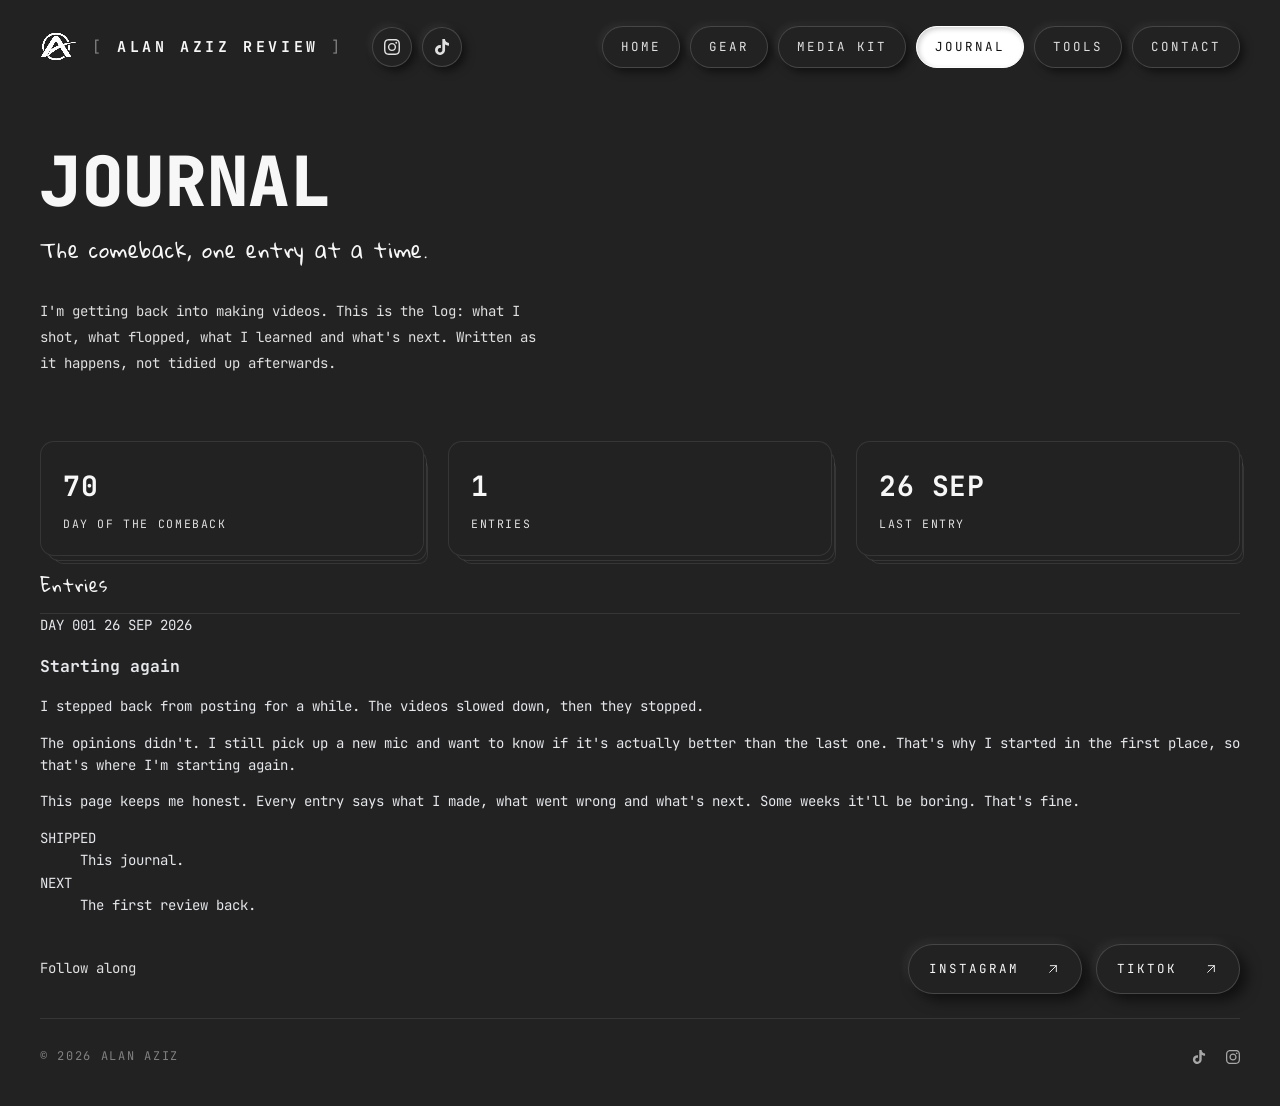
<file: journal/index.html>
<!DOCTYPE html>
<html lang="en">
<head>
<meta charset="utf-8">
<meta name="viewport" content="width=device-width, initial-scale=1, viewport-fit=cover">
<title>JOURNAL — Alan Aziz Review</title>
<meta name="description" content="The comeback, written down as it happens: what I shot, what went wrong, what&#39;s next.">
<link rel="canonical" href="https://alanaziz.com/journal/">

<meta property="og:title" content="JOURNAL — Alan Aziz Review">
<meta property="og:description" content="The comeback, written down as it happens: what I shot, what went wrong, what&#39;s next.">
<meta property="og:type" content="article">
<meta property="og:url" content="https://alanaziz.com/journal/">
<meta name="theme-color" content="#222222">
<meta property="og:image" content="https://alanaziz.com/assets/logo/og-image.webp">
<meta property="og:image:type" content="image/webp">
<meta property="og:image:width" content="1200">
<meta property="og:image:height" content="630">
<meta name="twitter:card" content="summary_large_image">

<link rel="icon" type="image/webp" href="../assets/logo/icon-32.webp" sizes="32x32">
<link rel="icon" href="../assets/logo/icon-32.png" sizes="32x32">
<link rel="apple-touch-icon" href="../assets/logo/icon-180.webp">
<link rel="apple-touch-icon" href="../assets/logo/icon-180.png">

<link rel="preconnect" href="https://fonts.googleapis.com">
<link rel="preconnect" href="https://fonts.gstatic.com" crossorigin>
<link href="https://fonts.googleapis.com/css2?family=JetBrains+Mono:wght@400;500;700;800&display=swap" rel="stylesheet">
<link rel="stylesheet" href="../style.css?v=d0ecfb41">
</head>
<body>

<svg width="0" height="0" aria-hidden="true" focusable="false" style="position:absolute">
  <symbol id="i-arrow-ne" viewBox="0 0 24 24" fill="none" stroke="currentColor"
          stroke-width="1.4" stroke-linecap="round" stroke-linejoin="round">
    <path d="M7 17 17 7M8 7h9v9"/>
  </symbol>
</svg>

<a class="skip" href="#main">Skip to content</a>

<div class="shell head-bar">
<header class="head head--full">
  <a class="wordmark" href="/">
    <span class="wordmark-mark logo-sting">
      <video autoplay loop muted playsinline preload="auto" aria-hidden="true">
        <source src="../assets/logo/logo-sting.mov" type='video/quicktime; codecs="hvc1"'>
        <source src="../assets/logo/logo-sting.webm" type="video/webm">
      </video>
      <img src="../assets/logo/logo-sting-end.webp" width="402" height="312" alt="" hidden>
    </span>
    <span class="wordmark-text"><span>[</span> ALAN AZIZ REVIEW <span>]</span></span>
  </a>

  <a class="head-home" href="/">HOME</a>

  <nav class="nav" aria-label="Primary">
    <a href="/gear/">GEAR</a>
    <a href="/media-kit/">MEDIA KIT</a>
    <a href="/journal/" aria-current="page">JOURNAL</a>
    <a href="/tools/">TOOLS</a>
    <a href="mailto:alanazizreview@gmail.com">CONTACT</a>
    <a class="nav-icon" href="https://www.instagram.com/alanazizreview/" rel="me noopener" target="_blank" aria-label="Instagram @alanazizreview">
      <svg width="16" height="16" viewBox="0 0 24 24" fill="currentColor" aria-hidden="true" focusable="false"><path d="M7.0301.084c-1.2768.0602-2.1487.264-2.911.5634-.7888.3075-1.4575.72-2.1228 1.3877-.6652.6677-1.075 1.3368-1.3802 2.127-.2954.7638-.4956 1.6365-.552 2.914-.0564 1.2775-.0689 1.6882-.0626 4.947.0062 3.2586.0206 3.6671.0825 4.9473.061 1.2765.264 2.1482.5635 2.9107.308.7889.72 1.4573 1.388 2.1228.6679.6655 1.3365 1.0743 2.1285 1.38.7632.295 1.6361.4961 2.9134.552 1.2773.056 1.6884.069 4.9462.0627 3.2578-.0062 3.668-.0207 4.9478-.0814 1.28-.0607 2.147-.2652 2.9098-.5633.7889-.3086 1.4578-.72 2.1228-1.3881.665-.6682 1.0745-1.3378 1.3795-2.1284.2957-.7632.4966-1.636.552-2.9124.056-1.2809.0692-1.6898.063-4.948-.0063-3.2583-.021-3.6668-.0817-4.9465-.0607-1.2797-.264-2.1487-.5633-2.9117-.3084-.7889-.72-1.4568-1.3876-2.1228C21.2982 1.33 20.628.9208 19.8378.6165 19.074.321 18.2017.1197 16.9244.0645 15.6471.0093 15.236-.005 11.977.0014 8.718.0076 8.31.0215 7.0301.0839m.1402 21.6932c-1.17-.0509-1.8053-.2453-2.2287-.408-.5606-.216-.96-.4771-1.3819-.895-.422-.4178-.6811-.8186-.9-1.378-.1644-.4234-.3624-1.058-.4171-2.228-.0595-1.2645-.072-1.6442-.079-4.848-.007-3.2037.0053-3.583.0607-4.848.05-1.169.2456-1.805.408-2.2282.216-.5613.4762-.96.895-1.3816.4188-.4217.8184-.6814 1.3783-.9003.423-.1651 1.0575-.3614 2.227-.4171 1.2655-.06 1.6447-.072 4.848-.079 3.2033-.007 3.5835.005 4.8495.0608 1.169.0508 1.8053.2445 2.228.408.5608.216.96.4754 1.3816.895.4217.4194.6816.8176.9005 1.3787.1653.4217.3617 1.056.4169 2.2263.0602 1.2655.0739 1.645.0796 4.848.0058 3.203-.0055 3.5834-.061 4.848-.051 1.17-.245 1.8055-.408 2.2294-.216.5604-.4763.96-.8954 1.3814-.419.4215-.8181.6811-1.3783.9-.4224.1649-1.0577.3617-2.2262.4174-1.2656.0595-1.6448.072-4.8493.079-3.2045.007-3.5825-.006-4.848-.0608M16.953 5.5864A1.44 1.44 0 1 0 18.39 4.144a1.44 1.44 0 0 0-1.437 1.4424M5.8385 12.012c.0067 3.4032 2.7706 6.1557 6.173 6.1493 3.4026-.0065 6.157-2.7701 6.1506-6.1733-.0065-3.4032-2.771-6.1565-6.174-6.1498-3.403.0067-6.156 2.771-6.1496 6.1738M8 12.0077a4 4 0 1 1 4.008 3.9921A3.9996 3.9996 0 0 1 8 12.0077"/></svg>
    </a>
    <a class="nav-icon" href="https://www.tiktok.com/@alanazizreview" rel="me noopener" target="_blank" aria-label="TikTok @alanazizreview">
      <svg width="16" height="16" viewBox="0 0 24 24" fill="currentColor" aria-hidden="true" focusable="false"><path d="M12.525.02c1.31-.02 2.61-.01 3.91-.02.08 1.53.63 3.09 1.75 4.17 1.12 1.11 2.7 1.62 4.24 1.79v4.03c-1.44-.05-2.89-.35-4.2-.97-.57-.26-1.1-.59-1.62-.93-.01 2.92.01 5.84-.02 8.75-.08 1.4-.54 2.79-1.35 3.94-1.31 1.92-3.58 3.17-5.91 3.21-1.43.08-2.86-.31-4.08-1.03-2.02-1.19-3.44-3.37-3.65-5.71-.02-.5-.03-1-.01-1.49.18-1.9 1.12-3.72 2.58-4.96 1.66-1.44 3.98-2.13 6.15-1.72.02 1.48-.04 2.96-.04 4.44-.99-.32-2.15-.23-3.02.37-.63.41-1.11 1.04-1.36 1.75-.21.51-.15 1.07-.14 1.61.24 1.64 1.82 3.02 3.5 2.87 1.12-.01 2.19-.66 2.77-1.61.19-.33.4-.67.41-1.06.1-1.79.06-3.57.07-5.36.01-4.03-.01-8.05.02-12.07z"/></svg>
    </a>
  </nav>
</header>
</div>

<main id="main">

  <div class="shell">
  <div class="page-head">
    <h1>JOURNAL</h1>
    <p class="page-sub hand">The comeback, one entry at a time.</p>
  </div>

  <p class="kit-lede">
    I'm getting back into making videos. This is the log: what I shot, what
    flopped, what I learned and what's next. Written as it happens, not tidied
    up afterwards.
  </p>

  <!-- DAY counts from data-start, the date of entry 001. ENTRIES and LAST
       ENTRY are read off the articles below, so adding an entry updates all
       three. The numbers in the markup are the no-JS fallback. -->
  <div class="kit-stats jr-stats" id="jr-stats" data-start="2026-09-26">
    <div class="stat-card">
      <span class="stat-value is-set" data-stat="day">1</span>
      <span class="stat-label">DAY OF THE COMEBACK</span>
    </div>
    <div class="stat-card">
      <span class="stat-value is-set" data-stat="entries">1</span>
      <span class="stat-label">ENTRIES</span>
    </div>
    <div class="stat-card">
      <span class="stat-value is-set" data-stat="last">26 SEP</span>
      <span class="stat-label">LAST ENTRY</span>
    </div>
  </div>

  <section class="kit-section" aria-labelledby="entries-head">
    <h2 class="group-head hand" id="entries-head">Entries</h2>

    <!-- Newest first. To add an entry, copy this block above the latest one:

    <article class="jr-entry" id="day-002">
      <header class="jr-meta">
        <span class="jr-day">DAY 002</span>
        <time datetime="2026-09-27">27 SEP 2026</time>
      </header>
      <h3 class="jr-title">Title</h3>
      <div class="jr-body">
        <p>What happened.</p>
      </div>
      <dl class="jr-log">
        <div><dt>SHIPPED</dt><dd>What went out.</dd></div>
        <div><dt>LEARNED</dt><dd>One thing.</dd></div>
        <div><dt>NEXT</dt><dd>The next step.</dd></div>
      </dl>
    </article>

    Any of the three log rows can be dropped. -->

    <div class="jr-list">

      <article class="jr-entry" id="day-001">
        <header class="jr-meta">
          <span class="jr-day">DAY 001</span>
          <time datetime="2026-09-26">26 SEP 2026</time>
        </header>
        <h3 class="jr-title">Starting again</h3>
        <div class="jr-body">
          <p>
            I stepped back from posting for a while. The videos slowed down,
            then they stopped.
          </p>
          <p>
            The opinions didn't. I still pick up a new mic and want to know if
            it's actually better than the last one. That's why I started in the
            first place, so that's where I'm starting again.
          </p>
          <p>
            This page keeps me honest. Every entry says what I made, what went
            wrong and what's next. Some weeks it'll be boring. That's fine.
          </p>
        </div>
        <dl class="jr-log">
          <div><dt>SHIPPED</dt><dd>This journal.</dd></div>
          <div><dt>NEXT</dt><dd>The first review back.</dd></div>
        </dl>
      </article>

    </div>
  </section>

  <div class="collab-cta-row jr-follow">
    <p class="collab-note">Follow along</p>
    <div class="collab-ctas">
      <a class="btn collab-cta" href="https://www.instagram.com/alanazizreview/" rel="me noopener" target="_blank">
        INSTAGRAM
        <svg width="16" height="16" aria-hidden="true"><use href="#i-arrow-ne"/></svg>
      </a>
      <a class="btn collab-cta" href="https://www.tiktok.com/@alanazizreview" rel="me noopener" target="_blank">
        TIKTOK
        <svg width="16" height="16" aria-hidden="true"><use href="#i-arrow-ne"/></svg>
      </a>
    </div>
  </div>
  </div>

</main>

<div class="shell">
<footer class="foot">
  <span>© 2026 ALAN AZIZ</span>
  <div class="foot-social">
    <a class="foot-ig" href="https://www.tiktok.com/@alanazizreview" rel="me noopener" target="_blank" aria-label="TikTok @alanazizreview">
      <svg width="14" height="14" viewBox="0 0 24 24" fill="currentColor" aria-hidden="true" focusable="false"><path d="M12.525.02c1.31-.02 2.61-.01 3.91-.02.08 1.53.63 3.09 1.75 4.17 1.12 1.11 2.7 1.62 4.24 1.79v4.03c-1.44-.05-2.89-.35-4.2-.97-.57-.26-1.1-.59-1.62-.93-.01 2.92.01 5.84-.02 8.75-.08 1.4-.54 2.79-1.35 3.94-1.31 1.92-3.58 3.17-5.91 3.21-1.43.08-2.86-.31-4.08-1.03-2.02-1.19-3.44-3.37-3.65-5.71-.02-.5-.03-1-.01-1.49.18-1.9 1.12-3.72 2.58-4.96 1.66-1.44 3.98-2.13 6.15-1.72.02 1.48-.04 2.96-.04 4.44-.99-.32-2.15-.23-3.02.37-.63.41-1.11 1.04-1.36 1.75-.21.51-.15 1.07-.14 1.61.24 1.64 1.82 3.02 3.5 2.87 1.12-.01 2.19-.66 2.77-1.61.19-.33.4-.67.41-1.06.1-1.79.06-3.57.07-5.36.01-4.03-.01-8.05.02-12.07z"/></svg>
    </a>
    <a class="foot-ig" href="https://www.instagram.com/alanazizreview/" rel="me noopener" target="_blank" aria-label="Instagram @alanazizreview">
      <svg width="14" height="14" viewBox="0 0 24 24" fill="currentColor" aria-hidden="true" focusable="false"><path d="M7.0301.084c-1.2768.0602-2.1487.264-2.911.5634-.7888.3075-1.4575.72-2.1228 1.3877-.6652.6677-1.075 1.3368-1.3802 2.127-.2954.7638-.4956 1.6365-.552 2.914-.0564 1.2775-.0689 1.6882-.0626 4.947.0062 3.2586.0206 3.6671.0825 4.9473.061 1.2765.264 2.1482.5635 2.9107.308.7889.72 1.4573 1.388 2.1228.6679.6655 1.3365 1.0743 2.1285 1.38.7632.295 1.6361.4961 2.9134.552 1.2773.056 1.6884.069 4.9462.0627 3.2578-.0062 3.668-.0207 4.9478-.0814 1.28-.0607 2.147-.2652 2.9098-.5633.7889-.3086 1.4578-.72 2.1228-1.3881.665-.6682 1.0745-1.3378 1.3795-2.1284.2957-.7632.4966-1.636.552-2.9124.056-1.2809.0692-1.6898.063-4.948-.0063-3.2583-.021-3.6668-.0817-4.9465-.0607-1.2797-.264-2.1487-.5633-2.9117-.3084-.7889-.72-1.4568-1.3876-2.1228C21.2982 1.33 20.628.9208 19.8378.6165 19.074.321 18.2017.1197 16.9244.0645 15.6471.0093 15.236-.005 11.977.0014 8.718.0076 8.31.0215 7.0301.0839m.1402 21.6932c-1.17-.0509-1.8053-.2453-2.2287-.408-.5606-.216-.96-.4771-1.3819-.895-.422-.4178-.6811-.8186-.9-1.378-.1644-.4234-.3624-1.058-.4171-2.228-.0595-1.2645-.072-1.6442-.079-4.848-.007-3.2037.0053-3.583.0607-4.848.05-1.169.2456-1.805.408-2.2282.216-.5613.4762-.96.895-1.3816.4188-.4217.8184-.6814 1.3783-.9003.423-.1651 1.0575-.3614 2.227-.4171 1.2655-.06 1.6447-.072 4.848-.079 3.2033-.007 3.5835.005 4.8495.0608 1.169.0508 1.8053.2445 2.228.408.5608.216.96.4754 1.3816.895.4217.4194.6816.8176.9005 1.3787.1653.4217.3617 1.056.4169 2.2263.0602 1.2655.0739 1.645.0796 4.848.0058 3.203-.0055 3.5834-.061 4.848-.051 1.17-.245 1.8055-.408 2.2294-.216.5604-.4763.96-.8954 1.3814-.419.4215-.8181.6811-1.3783.9-.4224.1649-1.0577.3617-2.2262.4174-1.2656.0595-1.6448.072-4.8493.079-3.2045.007-3.5825-.006-4.848-.0608M16.953 5.5864A1.44 1.44 0 1 0 18.39 4.144a1.44 1.44 0 0 0-1.437 1.4424M5.8385 12.012c.0067 3.4032 2.7706 6.1557 6.173 6.1493 3.4026-.0065 6.157-2.7701 6.1506-6.1733-.0065-3.4032-2.771-6.1565-6.174-6.1498-3.403.0067-6.156 2.771-6.1496 6.1738M8 12.0077a4 4 0 1 1 4.008 3.9921A3.9996 3.9996 0 0 1 8 12.0077"/></svg>
    </a>
  </div>
</footer>
</div>

<script>
(function () {
  var stats = document.getElementById('jr-stats');
  if (!stats) return;
  var entries = document.querySelectorAll('.jr-entry');
  var months = ['JAN','FEB','MAR','APR','MAY','JUN','JUL','AUG','SEP','OCT','NOV','DEC'];

  // dates are read as local calendar days, so DAY ticks over at the
  // reader's midnight rather than at midnight UTC
  function day(iso) {
    var p = iso.split('-');
    return new Date(+p[0], p[1] - 1, +p[2]);
  }
  function set(key, value) {
    var el = stats.querySelector('[data-stat="' + key + '"]');
    if (el) el.textContent = value;
  }

  var start = day(stats.dataset.start), now = new Date();
  now = new Date(now.getFullYear(), now.getMonth(), now.getDate());
  set('day', Math.max(1, Math.round((now - start) / 864e5) + 1));
  set('entries', entries.length);

  var t = entries[0] && entries[0].querySelector('time');
  if (t) {
    var d = day(t.getAttribute('datetime'));
    set('last', d.getDate() + ' ' + months[d.getMonth()]);
  }
})();
</script>
<script src="/assets/head-bar.js"></script>
<script src="/assets/logo-sting.js"></script>
<script src="/assets/click-sfx.js"></script>

</body>
</html>
</file>
<file: style.css>
/* ============================================================
   alanaziz.com — Alan Aziz Review
   Dark technical editorial. Mono type, bracket frames, upload slots.
   ============================================================ */

:root{
  /* Seven neutrals, one job each. #000 is the shadow, not the canvas —
     neumorphism needs a mid-tone surface that can cast both a darker
     shadow and a lighter highlight, so everything extrudes from #222. */
  --bg:#222222;        /* the single surface: canvas and raised panels alike */
  --panel:#222222;
  --panel-2:#222222;
  --shadow:#000000;    /* bottom-right recess */
  --press:#313131;     /* pressed-state fill */
  --ink-hi:#F7F7F7;    /* headings, gear names, emphasis */
  --ink:#E5E7EB;       /* body copy — the conversational voice */
  --muted:#E0E0E0;     /* eyebrows, nav, captions */
  --muted-2:rgba(224,224,224,.5);
  --plate:#E5E7EB;     /* light plates: product backdrops, brand-logo tiles */
  --line:rgba(255,255,255,.16);      /* hairline — every control carries one */
  --line-soft:rgba(255,255,255,.09);
  --mono:'JetBrains Mono',ui-monospace,SFMono-Regular,Menlo,Consolas,monospace;

  --gutter:40px;
  --corner:26px;
}

*{box-sizing:border-box}

html{-webkit-text-size-adjust:100%}

body{
  margin:0;
  background:var(--bg);
  color:var(--ink);
  font-family:var(--mono);
  font-size:14px;
  line-height:1.6;
  -webkit-font-smoothing:antialiased;
  text-rendering:optimizeLegibility;
}

a{color:inherit;text-decoration:none}

/* iOS: no grey flash on tap, no accidental sideways scroll */
a,button{-webkit-tap-highlight-color:transparent}
body{overflow-x:hidden}

:focus-visible{
  outline:2px solid var(--ink-hi);
  outline-offset:3px;
}

.shell{
  max-width:1560px;
  margin:0 auto;
  padding-left:max(var(--gutter), env(safe-area-inset-left));
  padding-right:max(var(--gutter), env(safe-area-inset-right));
}

/* The header bar is frozen to the top of every page. The page background
   is painted edge to edge behind it (the 100vmax shadow, clipped to the
   bar's height) so content scrolls cleanly underneath even past the
   shell's 1560px max-width. Stacks above page content (kit cards, reel
   controls) but below the gear modal (50). */
.head-bar{
  position:sticky;
  top:0;
  z-index:40;
  background:var(--bg);
  box-shadow:0 0 0 100vmax var(--bg);
  clip-path:inset(0 -100vmax);
}
/* in-page jumps (#main, the gear category links) stop below the bar;
   --head-h is measured by assets/head-bar.js as the bar wraps */
html{scroll-padding-top:calc(var(--head-h, 92px) + 16px)}

.skip{
  position:absolute;left:-9999px;top:0;
  background:var(--ink-hi);color:#0A0A0B;
  padding:10px 16px;z-index:60;
}
.skip:focus{left:var(--gutter);top:12px}

/* ---------- header ---------- */

.head{
  display:flex;
  align-items:center;
  gap:28px;
  padding:26px 0;
}

.wordmark{
  display:inline-flex;
  align-items:center;
  gap:16px;
  font-size:clamp(10.5px,3.1vw,15px);
  font-weight:700;
  letter-spacing:clamp(.10em,.62vw,.24em);
  white-space:nowrap;
  color:var(--ink-hi);
}
.wordmark-text span{color:var(--muted-2);font-weight:400}

.wordmark-mark{
  height:clamp(22px,5.8vw,28px);
  width:auto;
  display:block;
  flex:none;
}

/* the animated mark: the box is the logo's own footprint, and the video
   bleeds 23.53% past it on every side — the clip is padded so the layers
   aren't cut off mid-spin, and the resting logo lands exactly in the box */
.logo-sting{
  position:relative;
  aspect-ratio:659/512;
}
.logo-sting video,
.logo-sting img{
  position:absolute;
  inset:-23.53%;
  width:147.06%;
  height:147.06%;
  display:block;
  pointer-events:none;
}
.logo-sting [hidden]{display:none}

.nav{
  display:flex;
  align-items:center;
  gap:10px;
  margin-left:auto;
  font-size:12.5px;
  letter-spacing:.16em;
  color:var(--muted);
}
.nav a,
.head-home{
  white-space:nowrap;
  padding:10px 18px;
  border-radius:98px;
  border:1px solid var(--line);
  background:var(--panel-2);
  box-shadow:
    4px 4px 8px 0 rgba(0,0,0,.5),
    -3px -3px 7px 0 rgba(255,255,255,.06);
  transition:color .15s ease,box-shadow .3s cubic-bezier(.2,-0.2,1,1);
}

.nav a:hover,
.nav a[aria-current="page"],
.head-home:hover,
.head-home[aria-current="page"]{
  color:var(--ink-hi);
  box-shadow:
    inset 3px 3px 6px 0 rgba(0,0,0,.55),
    inset -2px -2px 6px 0 rgba(255,255,255,.07);
}

/* HOME sits on the left beside the wordmark; same raised pill as the nav */
.head-home{
  font-size:12.5px;
  letter-spacing:.16em;
  color:var(--muted);
  flex:none;
}

/* social icons in the nav: round versions of the same pill */
.nav a.nav-icon{
  display:inline-grid;
  place-items:center;
  width:40px;
  height:40px;
  padding:0;
}
.nav a.nav-icon svg{display:block}

/* every .btn is neumorphic by default now — raised panel-gray pill that
   presses inward on hover/active. .btn--newphoria is kept as an alias so
   older markup still matches. */
.btn{
  display:inline-flex;
  align-items:center;
  justify-content:space-between;
  gap:26px;
  padding:14px 20px;
  font:inherit;
  font-size:12.5px;
  letter-spacing:.16em;
  /* the hairline is not decoration — affordance must never depend on the
     shadow alone, which is the failure mode of this whole style */
  border:1px solid var(--line);
  border-radius:98px;
  background:var(--panel-2);
  color:var(--ink-hi);
  cursor:pointer;
  box-shadow:
    7px 6px 14px 0 rgba(0,0,0,.55),
    -4px -4px 10px 0 rgba(255,255,255,.06);
  transition:box-shadow .4s cubic-bezier(.2,-0.2,1,1),background-color .4s ease,color .16s ease;
}
.btn:hover,
.btn:active{
  box-shadow:
    inset 3px 3px 6px 0 rgba(0,0,0,.55),
    inset -2px -2px 6px 0 rgba(255,255,255,.07);
}

.btn--solid{
  background:var(--ink-hi);
  color:#000000;
  border-color:var(--ink-hi);
  box-shadow:
    7px 6px 14px 0 rgba(0,0,0,.4),
    -4px -4px 10px 0 rgba(255,255,255,.5);
}
.btn--solid:hover,
.btn--solid:active{
  background:#fff;
  box-shadow:
    inset 3px 3px 6px 0 rgba(0,0,0,.18),
    inset -2px -2px 6px 0 rgba(255,255,255,.6);
}

.btn--newphoria{border:1px solid var(--line)}

/* ---------- hero ---------- */

.hero{
  position:relative;
  padding:74px 52px 78px;
  margin-top:6px;
}

.hero-grid{
  display:grid;
  grid-template-columns:minmax(0,1fr) minmax(0,1fr);
  gap:64px;
  align-items:center;
}

/* the row sets the scale; the mark and gap track it in em */
.hero-name{
  display:flex;
  align-items:center;
  gap:.3em;
  font-size:clamp(2.4rem,5.4vw,5.6rem);
}

.hero-mark{
  height:.74em;
  width:auto;
  flex:none;
  display:block;
  /* nudge onto the cap-height centre rather than the line-box centre */
  margin-top:-.05em;
}

.hero h1{
  margin:0;
  font-size:1em;
  font-weight:800;
  line-height:.92;
  letter-spacing:.01em;
  white-space:nowrap;
  color:var(--ink-hi);
}

.hero-sub{
  margin:20px 0 0;
  font-size:clamp(1rem,1.55vw,1.5rem);
  font-weight:500;
  letter-spacing:.2em;
  color:var(--ink-hi);
}

/* both paragraphs share one size, colour and measure so they read as one block */
.hero-copy{
  margin:26px 0 0;
  max-width:52ch;
  font-size:14px;
  line-height:1.85;
  color:var(--muted);
}
.hero-copy + .hero-copy{margin-top:15px}

/* proof cards under the hero: Instagram, TikTok, brands. The figure counts
   up on entrance (motion.js). */
.hero-cards{
  display:grid;
  grid-template-columns:repeat(3,minmax(0,1fr));
  gap:22px;
  margin:54px 0 0;
}

/* glass cards: a frosted panel in one hairline colour, with a white light
   that runs round the border on a loop. motion.js adds .is-on only while a
   card is on screen, so off-screen cards don't animate; reduced motion
   keeps the plain hairline. */
@property --spin{syntax:'<angle>';inherits:false;initial-value:0deg}
@keyframes glass-spin{to{--spin:360deg}}
.glass{
  --glow-c:rgba(255,255,255,.08);
  border:1.5px solid transparent;
  border-radius:22px;
  background:
    linear-gradient(160deg,rgba(255,255,255,.09),rgba(255,255,255,.02) 45%,rgba(0,0,0,.25)) padding-box,
    linear-gradient(#262626,#262626) padding-box,
    conic-gradient(from var(--spin),var(--line) 0 70%,rgba(255,255,255,.95) 85%,var(--line) 100%) border-box;
  box-shadow:0 0 34px -10px var(--glow-c),0 18px 40px -18px rgba(0,0,0,.8);
}
.motion .glass.is-on{animation:glass-spin 4s linear infinite}
/* the cards in a row start at different points, so the lights don't march in step */
.motion .glass.is-on:nth-child(2){animation-delay:-1.3s}
.motion .glass.is-on:nth-child(3){animation-delay:-2.6s}
.motion .glass.is-on:nth-child(4){animation-delay:-.6s}
.hero-card{
  position:relative;
  display:flex;
  flex-direction:column;
  gap:8px;
  min-width:0;
  padding:22px 22px 18px;
  transition:box-shadow .4s ease,transform .5s var(--ease-out);
}
.hero-card:hover,
.hero-card:focus-visible{
  transform:translateY(-5px);
  box-shadow:0 0 48px -6px var(--glow-c),0 24px 48px -18px rgba(0,0,0,.85);
}
.hero-card-icon{color:var(--ink-hi);margin-bottom:10px}
.hero-card-fig{
  font-size:clamp(1.9rem,3vw,2.8rem);
  font-weight:800;
  line-height:1;
  letter-spacing:-.01em;
  color:var(--ink-hi);
  font-variant-numeric:tabular-nums;
}
.hero-card-label{
  font-size:10.5px;
  letter-spacing:.14em;
  text-transform:uppercase;
  color:var(--muted-2);
}
.hero-card-go{
  margin-top:auto;
  padding-top:12px;
  border-top:1px solid var(--line-soft);
  font-size:10.5px;
  letter-spacing:.14em;
  color:var(--muted-2);
  transition:color .3s ease;
}
.hero-card:hover .hero-card-go,
.hero-card:focus-visible .hero-card-go{color:var(--ink-hi)}

.hero-stance{
  margin:18px 0 0;
  max-width:52ch;
  font-size:12.5px;
  line-height:1.7;
  color:var(--muted);
}

.hero-actions{
  display:flex;
  flex-wrap:wrap;
  gap:24px;
  margin-top:34px;
}
.hero-actions .btn{min-width:200px}

/* ---------- upload slots ---------- */

.slot{
  display:flex;
  flex-direction:column;
  align-items:center;
  justify-content:center;
  gap:4px;
  text-align:center;
  background:var(--panel);
  border:1px solid var(--line-soft);
  border-radius:10px;
  color:var(--muted);
}
.slot svg{color:var(--muted-2);margin-bottom:10px}

.slot-label{
  font-size:14px;
  letter-spacing:.1em;
}
.slot-hint{
  font-size:12px;
  letter-spacing:.1em;
  color:var(--muted-2);
}

/* ---------- highlight reel ---------- */

.highlight{
  position:relative;
  aspect-ratio:16/11;
  overflow:hidden;
  border-radius:14px;
  /* flat: the reel frames the work, it isn't something you press. The
     extrusion is spent on the scrubber inside it instead. */
  border:1px solid var(--line);
  background:var(--panel);
  isolation:isolate;
}

.hl-video{
  position:absolute;
  inset:0;
  width:100%;
  height:100%;
  object-fit:cover;
  opacity:0;
  transition:opacity .28s ease;
}
.hl-video.is-active{opacity:1}

.hl-bars{
  position:absolute;
  inset:14px 14px auto;
  z-index:3;
  display:flex;
  gap:5px;
  opacity:.15;
}
.hl-bar{
  flex:1;
  height:16px;
  padding:0;
  display:flex;
  align-items:center;
  background:none;
  border:0;
  cursor:pointer;
}
.hl-bar i{
  display:block;
  width:100%;
  height:2px;
  border-radius:2px;
  background:rgba(255,255,255,.22);
  box-shadow:inset 1px 1px 2px 0 rgba(0,0,0,.6);
  overflow:hidden;
}
.hl-bar i::after{
  content:"";
  display:block;
  height:100%;
  width:var(--p,0%);
  background:var(--ink-hi);
}
.hl-bar.is-done i::after{width:100%}

.hl-zone{
  position:absolute;
  top:0;
  bottom:0;
  width:38%;
  z-index:2;
  padding:0;
  background:none;
  border:0;
  cursor:pointer;
}
.hl-prev{left:0}
.hl-next{right:0}

/* ---------- gear ---------- */

.page-head{
  padding:56px 0 34px;
}

.page-head h1{
  margin:0;
  font-size:clamp(2.4rem,5.4vw,5.6rem);
  font-weight:800;
  line-height:.92;
  letter-spacing:.01em;
  color:var(--ink-hi);
}

.page-sub{
  margin:20px 0 0;
  font-size:clamp(1rem,1.55vw,1.5rem);
  font-weight:500;
  letter-spacing:.2em;
  color:var(--ink-hi);
}

.filters{
  display:flex;
  flex-wrap:wrap;
  gap:10px;
  padding-bottom:30px;
  border-bottom:1px solid var(--line-soft);
}

/* the categories are sections now, so these are jump links, not filters —
   neumorphic pills, same raised/inset language as the header nav */
.filters a{
  padding:10px 18px;
  font-size:12.5px;
  letter-spacing:.16em;
  border-radius:98px;
  border:1px solid var(--line);
  background:var(--panel-2);
  color:var(--muted);
  box-shadow:
    4px 4px 8px 0 rgba(0,0,0,.5),
    -3px -3px 7px 0 rgba(255,255,255,.06);
  transition:color .15s ease,box-shadow .3s cubic-bezier(.2,-0.2,1,1);
}
.filters a:hover,
.filters a:focus-visible{
  color:var(--ink-hi);
  box-shadow:
    inset 3px 3px 6px 0 rgba(0,0,0,.55),
    inset -2px -2px 6px 0 rgba(255,255,255,.07);
}

/* filters left, view toggle right, on one line */
.gear-bar{
  display:flex;
  align-items:flex-end;
  justify-content:space-between;
  gap:24px 40px;
  flex-wrap:wrap;
  padding-bottom:30px;
  border-bottom:1px solid var(--line-soft);
}
.gear-bar .filters{
  padding-bottom:0;
  border-bottom:0;
}

.views{
  display:flex;
  gap:8px 10px;
  flex-shrink:0;
}
.views button{
  padding:8px 16px;
  font:inherit;
  font-size:12.5px;
  letter-spacing:.16em;
  background:none;
  border:1px solid transparent;
  border-radius:98px;
  color:var(--muted-2);
  cursor:pointer;
  transition:color .15s ease,box-shadow .3s cubic-bezier(.2,-0.2,1,1);
}
.views button:hover{color:var(--ink-hi)}
.views button[aria-pressed="true"]{
  color:var(--ink-hi);
  background:var(--press);
  border-color:var(--line);
  box-shadow:
    inset 3px 3px 6px 0 rgba(0,0,0,.55),
    inset -2px -2px 6px 0 rgba(255,255,255,.07);
}

/* ---------- gear: category sections ---------- */

.gear-group{padding-top:46px}
.gear-group:first-of-type{padding-top:36px}

.group-head{
  display:flex;
  align-items:baseline;
  gap:14px;
  margin:0;
  padding-bottom:14px;
  border-bottom:1px solid var(--line-soft);
  font-size:13px;
  font-weight:500;
  letter-spacing:.22em;
  color:var(--ink-hi);
}
/* scrolled-to headings shouldn't hide under the top of the viewport */
.gear-group{scroll-margin-top:24px}

.gear-grid{
  display:grid;
  grid-template-columns:repeat(auto-fill,minmax(196px,1fr));
  gap:16px;
  padding:24px 0 8px;
  /* bound the track count: on a 1560px shell an unbounded auto-fill opens
     seven columns, so a three-item category reads as a half-empty row */
  max-width:1180px;
}

/* ---------- gear: list view ---------- */

/* one flat table of rows — brackets off, thumbnail shrunk, order re-flowed */
.gear-grid.is-list{
  max-width:none;
  grid-template-columns:minmax(0,1fr);
  gap:0;
  border:1px solid var(--line-soft);
}

.is-list .gear-item{
  display:grid;
  grid-template-columns:60px minmax(0,1fr);
  align-items:center;
  gap:22px;
  padding:14px 22px;
  background-image:none;
  border-bottom:1px solid var(--line-soft);
  transition:background-color .16s ease;
}
.is-list .gear-item:last-child{border-bottom:0}
.is-list .gear-item:hover{background:rgba(255,255,255,.04)}

.is-list .gear-media{
  margin-top:0;
  width:60px;
  border-radius:6px;
}

.is-list .gear-name{
  margin:0;
  font-size:15px;
}

/* same eight-hairline corner frame as .hero, so the cards read as one system.
   Image first, name under it — the images align across a row on their own, with
   no auto-margin needed however many lines a name wraps to. */
.gear-item{
  display:flex;
  flex-direction:column;
  /* smaller card, so the bracket frame shrinks with it */
  --corner:16px;
  padding:14px;
  border-radius:10px;
  /* flat too — a card is a surface to read, not a control. Its corner
     bracket frame already separates it from the canvas. */
  border:1px solid var(--line-soft);
  background-color:var(--panel-2);
  background-repeat:no-repeat;
  background-image:
    linear-gradient(var(--line),var(--line)),linear-gradient(var(--line),var(--line)),
    linear-gradient(var(--line),var(--line)),linear-gradient(var(--line),var(--line)),
    linear-gradient(var(--line),var(--line)),linear-gradient(var(--line),var(--line)),
    linear-gradient(var(--line),var(--line)),linear-gradient(var(--line),var(--line));
  background-size:
    var(--corner) 1px,1px var(--corner),
    var(--corner) 1px,1px var(--corner),
    var(--corner) 1px,1px var(--corner),
    var(--corner) 1px,1px var(--corner);
  background-position:
    left top,left top,
    right top,right top,
    left bottom,left bottom,
    right bottom,right bottom;
}

.gear-name{
  margin:10px 0 0;
  font-size:13.5px;
  font-weight:500;
  letter-spacing:.04em;
  line-height:1.35;
  color:var(--ink-hi);
}

/* the slot and the photo that replaces it must occupy identical space */
.gear-item .slot,
.gear-media{
  margin-top:0;
  aspect-ratio:1/1;
  border-radius:8px;
  background-color:var(--plate);
  box-shadow:
    inset 2px 2px 5px 0 rgba(0,0,0,.28),
    inset -1px -1px 3px 0 rgba(255,255,255,.5);
}
.gear-item .slot svg{margin-bottom:6px}
.gear-item .slot-label{font-size:11px}
.gear-item .slot-hint{font-size:10px}

.gear-media{
  display:block;
  width:100%;
  height:auto;
  object-fit:cover;
  border:1px solid var(--line-soft);
}

/* the whole card is a trigger — cursor + a faint lift on hover/focus so it
   reads as clickable without touching the bracket-frame background */
.gear-item{cursor:pointer;transition:transform .15s ease,box-shadow .4s cubic-bezier(.2,-0.2,1,1)}
.gear-item:hover,
.gear-item:focus-visible{
  transform:translateY(-2px);
  border-color:var(--line);
}
.gear-item:active{
  transform:translateY(0);
  background-color:var(--press);
}
.gear-item:focus-visible{outline:2px solid var(--ink-hi);outline-offset:4px}
.is-list .gear-item{background:none;box-shadow:none;border:0;border-radius:0}

/* ---------- gear: detail popup ---------- */

.gear-modal{
  position:fixed;
  inset:0;
  z-index:50;
  display:flex;
  align-items:center;
  justify-content:center;
  padding:24px;
}
.gear-modal[hidden]{display:none}

.gear-modal-backdrop{
  position:absolute;
  inset:0;
  background:rgba(0,0,0,.8);
  backdrop-filter:blur(3px);
  animation:gear-fade .18s ease;
}

.gear-modal-card{
  position:relative;
  z-index:1;
  width:100%;
  max-width:420px;
  max-height:calc(100vh - 48px);
  overflow-y:auto;
  padding:28px;
  background:var(--panel);
  animation:gear-pop .18s ease;
  background-repeat:no-repeat;
  background-image:
    linear-gradient(var(--line),var(--line)),linear-gradient(var(--line),var(--line)),
    linear-gradient(var(--line),var(--line)),linear-gradient(var(--line),var(--line)),
    linear-gradient(var(--line),var(--line)),linear-gradient(var(--line),var(--line)),
    linear-gradient(var(--line),var(--line)),linear-gradient(var(--line),var(--line));
  background-size:
    var(--corner) 1px,1px var(--corner),
    var(--corner) 1px,1px var(--corner),
    var(--corner) 1px,1px var(--corner),
    var(--corner) 1px,1px var(--corner);
  background-position:
    left top,left top,
    right top,right top,
    left bottom,left bottom,
    right bottom,right bottom;
}

@keyframes gear-fade{from{opacity:0}to{opacity:1}}
@keyframes gear-pop{from{opacity:0;transform:translateY(6px) scale(.98)}to{opacity:1;transform:none}}

.gear-modal-close{
  position:absolute;
  top:16px;
  right:16px;
  width:32px;
  height:32px;
  display:flex;
  align-items:center;
  justify-content:center;
  font:inherit;
  font-size:15px;
  background:var(--panel-2);
  border:1px solid var(--line);
  border-radius:50%;
  color:var(--muted);
  cursor:pointer;
  box-shadow:
    4px 4px 8px 0 rgba(0,0,0,.55),
    -3px -3px 7px 0 rgba(255,255,255,.06);
  transition:color .15s ease,box-shadow .3s cubic-bezier(.2,-0.2,1,1);
}
.gear-modal-close:hover{color:var(--ink-hi)}
.gear-modal-close:active{
  box-shadow:
    inset 2px 2px 4px 0 rgba(0,0,0,.55),
    inset -2px -2px 4px 0 rgba(255,255,255,.07);
}

.gear-modal-media{
  display:block;
  width:100%;
  aspect-ratio:1/1;
  object-fit:cover;
  border:1px solid var(--line-soft);
  border-radius:10px;
}

.gear-modal-name{
  margin:20px 0 0;
  font-size:17px;
  font-weight:500;
  letter-spacing:.04em;
  line-height:1.35;
  color:var(--ink-hi);
  padding-right:28px;
}

.gear-modal-section-label{
  margin:22px 0 10px;
  font-size:11px;
  font-weight:500;
  letter-spacing:.2em;
  color:var(--muted-2);
}

.gear-modal-takeaways{
  margin:0;
  padding:0;
  list-style:none;
  display:flex;
  flex-direction:column;
  gap:10px;
}
.gear-modal-takeaways li{
  position:relative;
  padding-left:18px;
  font-size:13.5px;
  line-height:1.6;
  color:var(--ink);
}
.gear-modal-takeaways li::before{
  content:"—";
  position:absolute;
  left:0;
  color:var(--muted-2);
}

.gear-modal-drawback{
  margin:0;
  padding:14px 16px;
  border:1px solid var(--line-soft);
  border-left:2px solid var(--muted-2);
  font-size:13.5px;
  line-height:1.6;
  color:var(--muted);
}

/* ---------- newsroom ---------- */

.news-list{
  margin:0;
  padding:0 0 72px;
  list-style:none;
  display:grid;
  gap:18px;
  max-width:1080px;
}
.news-meta{margin:0;font-size:10.5px;letter-spacing:.14em;color:var(--rec)}
.news-meta a:hover{color:var(--ink-hi)}
.news-go{font-size:11px;letter-spacing:.16em;color:var(--muted-2)}
/* the list card links to the article */
.news-head--link{transition:border-color .3s ease,transform .5s var(--ease-out)}
.news-head--link:hover,
.news-head--link:focus-visible{border-color:var(--ink-hi);transform:translateY(-3px)}
.news-head--link .news-headline,
.news-head--link .news-lede{display:block}
.news-head--link .news-go{display:block;margin-top:16px}
/* list cards: full width, half the article header's height — a short strip.
   The .news-list prefix beats the .news-head rules, which load later. */
.news-list .news-head--link{min-height:0;padding:22px 32px}
.news-list .news-head--link .news-head-text{max-width:66%}
.news-list .news-head--link .news-headline{margin-top:8px;font-size:clamp(1.15rem,1.8vw,1.55rem);line-height:1.2}
.news-list .news-head--link .news-lede{margin-top:8px;font-size:12.5px;line-height:1.6}
.news-list .news-head--link .news-go{margin-top:10px}
.news-list .news-head--link .news-head-phone{height:150%;right:3%;top:58%}
@media (max-width:760px){
  .news-list .news-head--link{padding:22px}
  .news-list .news-head--link .news-head-text{max-width:none}
  .news-list .news-head--link .news-head-phone{height:125%;right:-30%;top:50%;opacity:.35}
}
.news-head--link:hover .news-go{color:var(--ink-hi)}

/* one readable column, same mono voice as the rest of the site */
.news-article{max-width:1080px;padding:48px 0 80px}
/* the body reads in one 720px column; only the header runs wider */
.news-article > :not(.news-head){max-width:720px}
.news-head{
  position:relative;
  overflow:hidden;
  min-height:300px;
  padding:40px 44px;
  border:1px solid var(--line);
  border-radius:22px;
  /* a cool glow behind the phone, falling off to the page grey */
  background:radial-gradient(ellipse 55% 90% at 82% 50%,#2c3142 0%,#202022 55%,#1b1b1b 100%);
  display:flex;
  align-items:center;
}
.news-head-text{position:relative;z-index:1;max-width:58%}
.news-head .news-headline{font-size:clamp(1.6rem,3vw,2.6rem)}
.news-head .news-lede{color:var(--muted);font-size:14px;line-height:1.85}
.news-head .news-meta{color:var(--muted)}
/* the phone sits off the right edge and fades in from the left */
.news-head-phone{
  position:absolute;
  right:2%;
  top:50%;
  height:132%;
  width:auto;
  transform:translateY(-50%);
  -webkit-mask-image:linear-gradient(to right,transparent 0,#000 38%);
          mask-image:linear-gradient(to right,transparent 0,#000 38%);
  pointer-events:none;
}
@media (max-width:760px){
  .news-head{padding:28px 22px;min-height:0;display:block}
  .news-head-text{max-width:none}
  /* on phones the phone drops behind the text, dimmed */
  .news-head-phone{right:-28%;height:118%;opacity:.45}
}
.news-back{display:inline-block;margin-bottom:28px;font-size:11px;letter-spacing:.16em;color:var(--muted)}
.news-back:hover{color:var(--ink-hi)}
.news-headline{
  margin:14px 0 0;
  font-size:clamp(1.8rem,4vw,3rem);
  font-weight:800;
  line-height:1.1;
  color:var(--ink-hi);
}
.news-lede{margin:22px 0 0;font-size:16px;line-height:1.75;color:var(--ink)}
.news-article h2{
  margin:44px 0 0;
  padding-bottom:10px;
  border-bottom:1px solid var(--line-soft);
  font-size:13px;
  font-weight:700;
  letter-spacing:.18em;
  text-transform:uppercase;
  color:var(--ink-hi);
}
.news-article p,
.news-article li{font-size:14px;line-height:1.85;color:var(--muted)}
.news-article ul{padding-left:20px}
.news-article li + li{margin-top:6px}
.news-article li::marker{color:var(--rec)}
.news-figure{margin:32px 0 0}
.news-figure img{
  display:block;
  width:100%;
  height:auto;
  border:1px solid var(--line-soft);
  border-radius:14px;
}
.news-figure figcaption{margin-top:10px;font-size:11.5px;letter-spacing:.04em;color:var(--muted-2)}
/* forecast chart: label, bar, figure per row; stacks the label on phones */
.news-chart{
  padding:24px;
  border:1px solid var(--line-soft);
  border-radius:14px;
}
.news-article .news-chart-title{margin:0 0 18px;font-size:11px;letter-spacing:.18em;color:var(--ink-hi)}
.news-bar{
  display:grid;
  grid-template-columns:120px minmax(0,1fr) 52px;
  align-items:center;
  gap:14px;
}
.news-bar + .news-bar{margin-top:14px}
.news-bar-label{font-size:10.5px;letter-spacing:.14em;color:var(--muted-2)}
.news-bar-track{height:22px;border-radius:6px;background:rgba(255,255,255,.06);overflow:hidden}
.news-bar-fill{display:block;height:100%;width:var(--v);border-radius:6px;background:var(--ink-hi)}
.news-bar--units .news-bar-fill{background:var(--rec)}
.news-bar-val{font-size:18px;font-weight:700;color:var(--ink-hi);font-variant-numeric:tabular-nums}
.news-chart figcaption{margin-top:18px}
@media (max-width:560px){
  .news-bar{grid-template-columns:minmax(0,1fr) 46px;row-gap:6px}
  .news-bar-label{grid-column:1 / -1}
}
.news-cta{
  margin:48px 0 0;
  padding:24px;
  border:1px solid var(--line);
  border-radius:14px;
}
.news-cta p{margin:0 0 18px;color:var(--ink)}
.news-source{margin-top:36px;font-size:12px !important;color:var(--muted-2) !important}
.news-source a{text-decoration:underline;text-underline-offset:3px}

/* ---------- homepage: what I cover ---------- */

.cover{padding:8px 0 56px}
.cover-grid{
  display:grid;
  grid-template-columns:repeat(4,minmax(0,1fr));
  gap:18px;
  padding-top:24px;
}
.cover-card{
  display:flex;
  flex-direction:column;
  gap:10px;
  padding:22px;
  transition:box-shadow .4s ease,transform .5s var(--ease-out);
}
.cover-card:hover{
  transform:translateY(-4px);
  box-shadow:0 0 48px -6px var(--glow-c),0 24px 48px -18px rgba(0,0,0,.85);
}
.cover-card h3{margin:0;font-size:13px;font-weight:700;letter-spacing:.14em;color:var(--ink-hi)}
.cover-card p{margin:0;font-size:12.5px;line-height:1.7;color:var(--muted)}

/* ---------- homepage: selected work ---------- */

.home-work{padding:8px 0 56px;scroll-margin-top:var(--head-h,92px)}
/* autoplaying tiles: muted on loop, no play disc; a tap toggles sound and
   the chip in the corner says which state it's in (assets/kit-work.js) */
.kit-work-clip.is-auto .kit-work-play::before{display:none}
.kit-sound{
  position:absolute;top:10px;right:10px;
  display:grid;place-items:center;
  width:32px;height:32px;
  border:1px solid rgba(255,255,255,.6);
  border-radius:50%;
  background:rgba(0,0,0,.45);
  color:var(--ink-hi);
}
.kit-sound svg{width:15px;height:15px}
.kit-sound .on{display:none}
.is-unmuted .kit-sound{background:var(--ink-hi);color:#111;border-color:var(--ink-hi)}
.is-unmuted .kit-sound .on{display:block}
.is-unmuted .kit-sound .off{display:none}

/* ---------- homepage: contact ---------- */

.home-contact{padding:16px 0 72px;scroll-margin-top:var(--head-h,92px)}
.home-contact .cta-title{margin:0 0 6px;font-size:clamp(1.8rem,4.4vw,3.6rem);line-height:1;color:var(--ink-hi)}
/* the form note on one line, homepage and media kit; it wraps on phones */
.kit-note.kit-note--line{max-width:none}
@media (min-width:561px){.kit-note.kit-note--line{white-space:nowrap}}
/* keeps the arrow with the last word so it never wraps alone */
.nowrap{white-space:nowrap}
.home-contact .cta-arrow{vertical-align:-.08em;width:.7em;height:.7em}

/* ---------- collaborations ---------- */

.collab{padding:8px 0 64px}

.collab-head{
  margin:0;
  padding-bottom:14px;
  border-bottom:1px solid var(--line-soft);
  font-size:13px;
  font-weight:500;
  letter-spacing:.22em;
  color:var(--ink-hi);
}

.sr-only{
  position:absolute;width:1px;height:1px;padding:0;margin:-1px;
  overflow:hidden;clip:rect(0,0,0,0);white-space:nowrap;border:0;
}

/* two identical copies run through .collab-track; each .collab-grid ends in
   its own 12px padding-right, so the two copies are the exact same width and
   translateX(-50%) loops from the end of copy 1 straight into copy 2 with no
   seam. Speed holds regardless of how many logos are added or removed. */
.collab-marquee{
  margin-top:24px;
  overflow:hidden;
  -webkit-mask-image:linear-gradient(90deg,transparent,#000 6%,#000 94%,transparent);
          mask-image:linear-gradient(90deg,transparent,#000 6%,#000 94%,transparent);
}
.collab-track{
  display:flex;
  width:max-content;
  animation:collab-scroll 36s linear infinite;
}
.collab-marquee:hover .collab-track,
.collab-marquee:focus-within .collab-track{animation-play-state:paused}

@keyframes collab-scroll{
  to{transform:translateX(-50%)}
}

.collab-grid{
  display:flex;
  flex-wrap:nowrap;
  flex:none;
  gap:12px;
  padding-right:12px;
}

/* brand marks keep their own colour, so they sit on a white chip rather
   than the dark page — consistent backdrop regardless of the mark's colour */
.collab-logo{
  display:inline-flex;
  align-items:center;
  justify-content:center;
  height:60px;
  padding:0 18px;
  background:var(--plate);
  border-radius:8px;
}
.collab-logo img,
.collab-logo svg{
  display:block;
  width:auto;
  height:auto;
  max-width:100px;
  max-height:36px;
}

.collab-cta-row{
  display:flex;
  align-items:center;
  justify-content:space-between;
  gap:24px;
  flex-wrap:wrap;
  margin-top:28px;
}

.collab-note{
  margin:0;
  font-size:14px;
  line-height:1.85;
  color:var(--muted);
}
.collab-cta{flex:none}
.collab-ctas{
  display:flex;
  flex-wrap:wrap;
  gap:14px;
}

/* ---------- footer ---------- */

.foot-ig{
  display:inline-flex;
  align-items:center;
  gap:8px;
  color:var(--muted);
  transition:color .15s ease;
}
.foot-ig:hover{color:var(--ink-hi)}
.foot-ig svg{
  display:block;
  opacity:.7;
  transition:opacity .15s ease;
}
.foot-ig:hover svg{opacity:1}

.foot-social{
  display:flex;
  align-items:center;
  gap:20px;
}

/* RUANGKOTAK animated wordmark: the white-on-transparent SVG loops on its own
   (and holds still under reduced motion); dimmed until hovered like the socials */
.foot-rk{display:inline-flex;opacity:.7;transition:opacity .2s}
.foot-rk:hover,.foot-rk:focus-visible{opacity:1}
.foot-rk img{display:block;width:120px;height:auto}
/* phones: copyright + logo + icons only just overflow one row, so tighten them */
@media (max-width:560px){
  footer.foot{gap:14px}
  .foot-rk img{width:92px}
  .foot-social{gap:14px}
}

.foot{
  display:flex;
  align-items:center;
  justify-content:space-between;
  gap:24px;
  flex-wrap:wrap;
  margin-top:24px;
  padding:28px 0 40px;
  border-top:1px solid var(--line-soft);
  font-size:12px;
  letter-spacing:.14em;
  color:var(--muted-2);
}

.foot-links{display:flex;gap:18px}
.foot-links a:hover,.foot-links a:focus-visible{color:var(--ink-hi)}

/* ---------- media kit ---------- */

/* shared 8-hairline bracket frame, factored out for new components rather
   than re-declaring the eight-gradient background each time */
.frame{
  background-repeat:no-repeat;
  background-image:
    linear-gradient(var(--line),var(--line)),linear-gradient(var(--line),var(--line)),
    linear-gradient(var(--line),var(--line)),linear-gradient(var(--line),var(--line)),
    linear-gradient(var(--line),var(--line)),linear-gradient(var(--line),var(--line)),
    linear-gradient(var(--line),var(--line)),linear-gradient(var(--line),var(--line));
  background-size:
    var(--corner) 1px,1px var(--corner),
    var(--corner) 1px,1px var(--corner),
    var(--corner) 1px,1px var(--corner),
    var(--corner) 1px,1px var(--corner);
  background-position:
    left top,left top,
    right top,right top,
    left bottom,left bottom,
    right bottom,right bottom;
}

.kit-hero{
  padding:36px 40px 8px;
  margin:6px 0 8px;
}
.kit-hero .page-head{padding:20px 0 34px}

/* hero splits: title + lede on the left, the photo stack fills the empty
   space to its right — top-aligned with the title and no taller than the
   text block, so the hero keeps its height */
.kit-hero{
  display:grid;
  grid-template-columns:minmax(0,auto) minmax(0,1fr);
  column-gap:40px;
  align-items:start;
}

/* Photo stack — three cards fanned; every few seconds the top one flips
   over (turns on its vertical axis, back face hidden, so it vanishes past
   edge-on) and rejoins at the back (assets/kit-stack.js). Cards past the
   third wait invisible behind the fan. The fan leans up and right, so the
   stack keeps 44px clear on those sides to stay inside the gutter. */
.kit-stack{
  position:relative;
  width:100%;
  max-width:236px;
  aspect-ratio:4/5;
  margin:50px 44px 0 0;
  justify-self:center;
  cursor:pointer;
  perspective:1100px;
}
.kit-card{
  position:absolute;
  inset:0;
  margin:0;
  overflow:hidden;
  border-radius:var(--corner);
  border:1px solid var(--line);
  background:var(--shadow);
  box-shadow:14px 14px 30px rgba(0,0,0,.55);
  opacity:0;
  z-index:1;
  transform:translate(38px,-30px) rotate(9deg) scale(.9);
  backface-visibility:hidden;
  transition:transform .75s cubic-bezier(.2,.8,.2,1), opacity .6s ease;
}
.kit-card img{width:100%;height:100%;object-fit:cover;display:block}
.kit-card[data-pos="0"]{z-index:4;opacity:1;transform:rotate(-3deg)}
.kit-card[data-pos="1"]{z-index:3;opacity:1;transform:translate(20px,-16px) rotate(3deg) scale(.96)}
.kit-card[data-pos="2"]{z-index:2;opacity:1;transform:translate(38px,-30px) rotate(9deg) scale(.92)}
.kit-card[data-pos="out"]{
  z-index:5;
  opacity:0;
  transform:translateX(-18%) rotateY(-180deg) rotate(3deg);
  /* hold opacity until the turn is past edge-on; the hidden back face does the vanishing */
  transition:transform .9s cubic-bezier(.45,0,.2,1), opacity .15s linear .75s;
}

.kit-lede{
  max-width:64ch;
  margin:0 0 40px;
  font-size:14px;
  line-height:1.85;
  color:var(--muted);
}

.kit-section{padding:46px 0 0}
.kit-section:first-of-type{padding-top:8px}

.kit-pillars{
  display:grid;
  grid-template-columns:repeat(auto-fit,minmax(240px,1fr));
  gap:24px;
  padding:24px 0 8px;
}
.kit-pillar{
  padding:22px;
  border:1px solid var(--line);
  border-radius:14px;
  background:var(--panel-2);
  box-shadow:
    7px 6px 14px 0 rgba(0,0,0,.55),
    -4px -4px 10px 0 rgba(255,255,255,.06);
}
.kit-pillar h3{
  margin:0 0 10px;
  font-size:15px;
  font-weight:500;
  letter-spacing:.04em;
  color:var(--ink-hi);
}
.kit-pillar p{
  margin:0;
  font-size:13.5px;
  line-height:1.7;
  color:var(--muted);
}

.kit-stats{
  display:grid;
  grid-template-columns:repeat(auto-fit,minmax(200px,1fr));
  gap:24px;
  padding:24px 0 8px;
}
.stat-card{
  position:relative;
  padding:22px;
  display:flex;
  flex-direction:column;
  gap:6px;
  border-radius:14px;
  background-color:var(--panel-2);
  border:1px solid var(--line-soft);
  /* depth here comes from the stacked offsets, not from an extrusion —
     a stat card is read, not pressed */
  box-shadow:
    5px 7px 0 -3px var(--panel),
    5px 7px 0 -2px var(--line-soft),
    9px 13px 0 -6px var(--panel),
    9px 13px 0 -5px var(--line-soft);
}
.stat-value{
  font-size:28px;
  font-weight:700;
  color:var(--muted-2);
  letter-spacing:.02em;
}
.stat-value.is-set{color:var(--ink-hi)}
.stat-label{
  font-size:11.5px;
  letter-spacing:.14em;
  color:var(--muted)
}
.stat-pending{
  margin-top:4px;
  font-size:11px;
  letter-spacing:.06em;
  color:var(--muted-2);
}

/* static grid — no auto-scroll, no drag */
.kit-work{
  display:grid;
  grid-template-columns:repeat(6,minmax(0,1fr));   /* one row of six; 3 then 2 on smaller screens */
  gap:20px;
  padding:24px 0 8px;
}
.kit-work-item{
  margin:0;
  display:grid;
  gap:12px;
  align-content:start;
}
.kit-work-clip{
  position:relative;
  aspect-ratio:9/16;
  overflow:hidden;
  border-radius:14px;
  border:1px solid var(--line-soft);
  background:var(--panel-2);
  transition:border-color .3s ease;
}
.kit-work-clip:hover,
.kit-work-clip:active{
  border-color:var(--ink-hi);
}
.kit-work-clip video{
  position:absolute;inset:0;
  width:100%;height:100%;
  object-fit:cover;
}
/* poster overlay: play disc + label, gone once the video starts */
.kit-work-play{
  position:absolute;inset:0;
  margin:0;padding:0;border:0;
  font:inherit;
  background:linear-gradient(to top,rgba(0,0,0,.55),transparent 40%);
  color:var(--ink-hi);
  cursor:pointer;
}
.kit-work-play::before{
  content:"";
  position:absolute;left:50%;top:50%;
  width:56px;height:56px;
  margin:-28px 0 0 -28px;
  border-radius:50%;
  border:1px solid rgba(255,255,255,.6);
  background:rgba(0,0,0,.35) url("data:image/svg+xml,%3Csvg xmlns='http://www.w3.org/2000/svg' viewBox='0 0 24 24' fill='%23F7F7F7'%3E%3Cpath d='M9 7v10l8-5z'/%3E%3C/svg%3E") center/26px no-repeat;
  transition:transform .3s ease,background-color .3s ease;
}
.kit-work-play:hover::before,
.kit-work-play:focus-visible::before{
  transform:scale(1.08);
  background-color:rgba(0,0,0,.6);
}
.kit-work-clip.is-playing .kit-work-play{display:none}
.kit-work-link{
  font-size:11px;
  letter-spacing:.14em;
  color:var(--muted);
  text-decoration:none;
  transition:color .3s ease;
}
.kit-work-link:hover{color:var(--ink-hi)}
.kit-work-play span{
  position:absolute;
  left:12px;bottom:12px;
  font-size:11px;
  letter-spacing:.1em;
  color:var(--ink-hi);
  text-shadow:0 1px 6px rgba(0,0,0,.7);
}

/* same infinite-loop marquee as the homepage's .collab-marquee — two
   identical .kit-brands-grid copies inside .kit-brands-track, so
   translateX(-50%) loops seamlessly (reuses @keyframes collab-scroll) */
.kit-brands{
  margin-top:20px;
  overflow:hidden;
  -webkit-mask-image:linear-gradient(90deg,transparent,#000 6%,#000 94%,transparent);
          mask-image:linear-gradient(90deg,transparent,#000 6%,#000 94%,transparent);
}
.kit-brands-track{
  display:flex;
  width:max-content;
  animation:collab-scroll 30s linear infinite;
}
.kit-brands:hover .kit-brands-track,
.kit-brands:focus-within .kit-brands-track{animation-play-state:paused}
.kit-brands-grid{
  display:flex;
  flex-wrap:nowrap;
  flex:none;
  gap:12px;
  padding-right:12px;
}

.kit-note{
  max-width:60ch;
  margin:20px 0 0;
  font-size:13.5px;
  line-height:1.8;
  color:var(--muted);
}
.kit-note a,
.kit-lede a{text-decoration:underline;text-underline-offset:3px;color:var(--ink-hi)}

/* ---------- media kit: the request form ----------
   Every field is a bracket frame — [ NAME ] — the site's own motif, drawn
   with ::before/::after so the input itself stays a plain hairline row.
   Topic tabs are radios styled as tabs; the checked one gets the tally-light
   underline. Posted by assets/kit-form.js to api/kit-request.js. */
.kit-form{
  display:grid;
  gap:22px;
  max-width:880px;
  padding:28px 0 8px;
}
.kf-tabs{display:flex;gap:28px;flex-wrap:wrap}
.kf-tab{position:relative;cursor:pointer}
.kf-tab input{position:absolute;opacity:0;pointer-events:none}
.kf-tab span{
  display:block;
  padding:4px 0 8px;
  font-size:12px;
  letter-spacing:.18em;
  color:var(--muted-2);
  border-bottom:2px solid transparent;
  transition:color .2s ease,border-color .2s ease;
}
.kf-tab:hover span{color:var(--muted)}
.kf-tab input:checked + span{color:var(--ink-hi);border-color:var(--rec)}
.kf-tab input:focus-visible + span{outline:2px solid var(--ink-hi);outline-offset:3px}

.kf-row{display:grid;grid-template-columns:repeat(2,minmax(0,1fr));gap:22px}
.kf-field{
  position:relative;
  display:flex;
  align-items:flex-start;
  gap:12px;
  min-width:0;
  border-bottom:1px solid var(--line);
  transition:border-color .2s ease;
}
.kf-field::before,
.kf-field::after{
  font-size:clamp(20px,2.2vw,26px);
  line-height:1.6;
  color:var(--muted);
}
.kf-field::before{content:"["}
.kf-field::after{content:"]"}
.kf-field:focus-within{border-color:var(--ink-hi)}
.kf-field:focus-within::before,
.kf-field:focus-within::after{color:var(--ink-hi)}
.kf-field input,
.kf-field textarea{
  flex:1;
  min-width:0;
  padding:4px 0 10px;
  border:0;
  background:transparent;
  color:var(--ink-hi);
  font:inherit;
  font-size:clamp(15px,1.6vw,20px);
  letter-spacing:.06em;
  line-height:1.6;
  outline:none;
}
.kf-field textarea{resize:vertical;min-height:7.5em;font-size:14px;line-height:1.8;padding-top:6px}
.kf-field input::placeholder,
.kf-field textarea::placeholder{color:var(--muted-2);letter-spacing:.1em}
.kf-field:has([aria-invalid="true"]){border-color:var(--rec)}

/* the honeypot: off-screen rather than display:none, which some bots skip */
.kf-trap{position:absolute;left:-9999px;width:1px;height:1px;overflow:hidden}

.kf-foot{display:flex;justify-content:space-between;align-items:center;gap:20px;flex-wrap:wrap}
.kf-privacy{margin:0;font-size:11.5px;letter-spacing:.06em;color:var(--muted-2)}
/* one line beside SEND; it wraps under it on phones */
@media (min-width:621px){.kf-privacy{white-space:nowrap}}
.kf-send{min-width:150px}
.kf-send:disabled{opacity:.5;cursor:progress}
.kf-status{margin:0;min-height:1.6em;font-size:13px;color:var(--muted)}
.kf-status[data-kind="ok"]{color:var(--ink-hi)}
.kf-status[data-kind="error"]{color:var(--rec)}

@media (max-width:620px){
  .kf-row{grid-template-columns:1fr}
  .kf-send{flex:1 1 100%}
}



/* ---------- responsive ---------- */

@media (max-width:1180px){
  .nav{gap:24px;font-size:11.5px}
  .head-home{font-size:11.5px}
  /* the homepage header carries HOME, TOOLS and two icons — too many to share
     one row with the wordmark below 1180px, so its nav drops to its own row
     here instead of at the 980px breakpoint the other pages use */
  .head--full{flex-wrap:wrap;gap:18px}
  .head--full .nav{order:3;width:100%;margin:0;gap:26px}
}

/* wide screens: the Instagram & TikTok icons sit right beside the wordmark
   and the text links (HOME first) go to the right. The nav's children join
   the header row (display:contents) so they can be reordered without
   touching the markup on every page. */
@media (min-width:1181px){
  .head--full{gap:10px}
  .head--full .wordmark{margin-right:18px}
  .head--full .nav{display:contents}
  .head--full .nav-icon{order:1}
  .head--full .head-home{order:2;margin-left:auto}
  .head--full .nav a:not(.nav-icon){order:3}
}

@media (max-width:980px){
  .kit-work{grid-template-columns:repeat(3,minmax(0,1fr))}
  :root{--gutter:24px}
  .head{flex-wrap:wrap;gap:18px}
  .nav{order:3;width:100%;margin:0;gap:26px}
  .hero{padding:48px 28px 52px}
  .hero-grid{grid-template-columns:minmax(0,1fr);gap:40px}

  .page-head{padding:40px 0 28px}
  .gear-grid{grid-template-columns:repeat(auto-fill,minmax(170px,1fr));gap:14px}
  .kit-hero{grid-template-columns:minmax(0,1fr);gap:8px}
  .kit-stack{justify-self:center;max-width:300px;margin:36px auto 40px;left:-19px}
}

/* phones: the nav wraps instead of scrolling items out of reach,
   and every link clears the 44px touch minimum */
@media (max-width:700px){
  .nav{
    flex-wrap:wrap;
    row-gap:0;
    column-gap:18px;
    padding-bottom:0;
    font-size:12px;
  }
  .nav a{
    display:inline-flex;
    align-items:center;
    min-height:44px;
  }
  /* the icons stay round at the 44px touch minimum */
  .nav a.nav-icon{width:44px;height:44px;display:inline-grid}
  /* the homepage nav (with TOOLS + icons) wraps to two rows here; keep them apart */
  .nav{row-gap:12px}

  /* filters clear the same 44px touch minimum as the nav */
  .filters{column-gap:20px;row-gap:0}
  .filters a{
    display:inline-flex;
    align-items:center;
    min-height:44px;
  }
}

@media (max-width:560px){
  :root{--gutter:18px}
  /* the nav wraps to three rows here, and a bar that tall pinned to the top
     covered about a quarter of the screen — so on phones it scrolls away with
     the page. head-bar.js reports --head-h as 0 while the bar isn't sticky, so
     the pinned reel and wall use the whole screen. */
  .head-bar{position:static}
  .head{gap:12px;padding:20px 0}
  .wordmark{gap:10px;min-width:0}

  /* two rows, not three: the wordmark already links home, so HOME goes, and
     the nav's children join the header row directly (display:contents) —
     the icons sit up beside the wordmark, the ::after is a full-width row
     break, and the three text links share the second row */
  .head--full .head-home{display:none}
  .head--full .nav{display:contents}
  .head--full .wordmark{margin-right:auto}
  .head--full .nav-icon{order:1}
  .head--full::after{content:"";order:2;flex-basis:100%;height:0;margin-top:-12px}
  .head--full .nav a:not(.nav-icon){order:3;flex:1 1 auto;justify-content:center;padding:10px 12px}

  .hero{padding:36px 18px 42px}
  .hero-name{flex-wrap:wrap}
  .hero h1{white-space:normal}
  .hero-copy{font-size:13.5px;line-height:1.8}
  .hero-cards{grid-template-columns:1fr;gap:16px;margin-top:36px}
  .cover-grid{grid-template-columns:1fr 1fr}

  .hero-actions{gap:14px}
  .hero-actions .btn{min-width:0;flex:1 1 100%;gap:16px}

  /* taller reel: a landscape box this narrow reads as a letterbox strip */
  .highlight{aspect-ratio:4/3}
  .hl-bar{height:22px}

  .page-head{padding:32px 0 24px}
  /* two up on phones — a single column would blow the square up to full width */
  .gear-grid{grid-template-columns:repeat(2,minmax(0,1fr));gap:12px;padding-top:28px}

  /* list rows lose the index and category columns before they get cramped */
  .is-list .gear-item{grid-template-columns:46px minmax(0,1fr);gap:14px;padding:12px 14px}
  .is-list .gear-media{width:46px}
  .is-list .gear-name{font-size:13px}
  .gear-item{padding:16px}
  .gear-name{font-size:14px}
  .group-head{font-size:11.5px;letter-spacing:.18em}
  .gear-group{padding-top:34px}

  /* clear the home indicator */
  .foot{padding-bottom:max(40px, calc(24px + env(safe-area-inset-bottom)))}

  .gear-modal{padding:14px}
  .gear-modal-card{padding:20px;max-height:calc(100vh - 28px)}

  .kit-pillars,.kit-stats{grid-template-columns:1fr 1fr;gap:14px}
  .kit-stack{max-width:250px}
  .kit-pillar,.stat-card{padding:16px}
  .kit-work{grid-template-columns:repeat(2,minmax(0,1fr));gap:12px}
}

/* phone held sideways: keep the two-up layout so the reel stays on screen */
@media (orientation:landscape) and (max-height:560px){
  .hero{padding:30px 24px 34px}
  .hero-grid{grid-template-columns:minmax(0,1fr) minmax(0,1fr);gap:32px}
  .hero-copy + .hero-copy{margin-top:12px}
  .highlight{aspect-ratio:16/11}
}

@media (max-width:380px){
  .nav{column-gap:14px;font-size:11.5px}
  /* the brackets go so both icons still fit beside the wordmark */
  .head--full .wordmark-text span{display:none}
}

@media (prefers-reduced-motion:reduce){
  *{animation:none!important;transition:none!important}
}

/* Self-hosted from Alan's supplied file (OFL, license in assets/fonts/OFL.txt) */
@font-face{
  font-family:'Gloria Hallelujah';
  src:url('/assets/fonts/GloriaHallelujah-Regular.woff2') format('woff2'),
      url('/assets/fonts/GloriaHallelujah-Regular.ttf') format('truetype');
  font-weight:400;
  font-style:normal;
  font-display:swap;
}

/* Handwritten accent — Gloria Hallelujah on the taglines and section
   heads. It ships in one weight, so weight is reset to 400 (500 would be
   faux-bolded), and the wide mono tracking is pulled in: spaced-out script
   letters stop reading as words. The 13px section heads step up in size,
   since a handwriting face at 13px is hard to read. */
.hand{
  font-family:'Gloria Hallelujah',var(--mono);
  font-weight:400;
  letter-spacing:.04em;
}
.group-head.hand,
.collab-head.hand{
  font-size:clamp(15px,1.3vw,18px);
  letter-spacing:.06em;
}

/* Selected / pressed = white. A neumorphic button turns solid white with
   dark ink while it's pressed, and stays white while it's the selected
   one: the current page in the header, the active GRID/LIST view. Kept at
   the end of the file so it wins over the inset hover states above. */
.nav a[aria-current="page"],
.head-home[aria-current="page"],
.nav a:active,
.head-home:active,
.btn:active,
.filters a:active,
.views button[aria-pressed="true"]{
  background:#FFFFFF;
  color:#111111;
  border-color:#FFFFFF;
  box-shadow:
    inset 2px 2px 5px 0 rgba(0,0,0,.18),
    inset -2px -2px 5px 0 rgba(255,255,255,.6);
}

/* ============================================================
   Motion — assets/motion.js drives everything below. Every
   "hidden until revealed" state is scoped to html.motion, which the
   inline gate in <head> sets only when reduced motion is off (and
   takes back off if motion.js never loads), so no-JS and calm
   visitors always get the finished page.
   ============================================================ */

:root{
  --rec:#FF3B30;                         /* the one signal colour: a camera's tally light */
  --ease-out:cubic-bezier(.16,1,.3,1);
  --ease-io:cubic-bezier(.65,0,.35,1);
}

@keyframes rec-blink{50%{opacity:.2}}

/* ---------- boot intro (homepage, once per session) ---------- */

.boot{display:none}
html.boot-on{overflow:hidden}
.boot-on .boot{
  position:fixed;
  inset:0;
  z-index:100;
  display:grid;
  place-items:center;
  background:#0D0D0D;
  color:var(--ink-hi);
  font-size:11.5px;
  letter-spacing:.2em;
  cursor:pointer;
  clip-path:inset(0 0 0 0);
  transition:clip-path .5s var(--ease-io);
}
/* the shutter: the frame closes to a slit across the middle, then it's gone */
.boot.is-out{clip-path:inset(50% 0 50% 0)}

.boot-corner{
  position:absolute;
  width:44px;
  height:44px;
  border:0 solid rgba(255,255,255,.75);
  animation:boot-corner .8s var(--ease-out) both;
}
.boot-corner:nth-child(1){top:28px;left:28px;border-width:1px 0 0 1px;--dx:1;--dy:1}
.boot-corner:nth-child(2){top:28px;right:28px;border-width:1px 1px 0 0;--dx:-1;--dy:1}
.boot-corner:nth-child(3){bottom:28px;left:28px;border-width:0 0 1px 1px;--dx:1;--dy:-1}
.boot-corner:nth-child(4){bottom:28px;right:28px;border-width:0 1px 1px 0;--dx:-1;--dy:-1}
@keyframes boot-corner{
  from{opacity:0;transform:translate(calc(var(--dx) * 22vw),calc(var(--dy) * 22vh))}
}

.boot-rec,
.vf-rec{display:flex;align-items:center;gap:8px}
.boot-rec i,
.vf-rec i{
  width:8px;
  height:8px;
  border-radius:50%;
  background:var(--rec);
  animation:rec-blink 1s steps(1) infinite;
}
.boot-rec{position:absolute;top:40px;left:92px}
.boot-tc{position:absolute;top:40px;right:92px;font-variant-numeric:tabular-nums}
.boot-meta{position:absolute;bottom:40px;left:92px;color:var(--muted-2)}
.boot-skip{position:absolute;bottom:40px;right:92px;color:var(--muted-2)}

.boot-core{
  display:flex;
  flex-direction:column;
  align-items:center;
  gap:26px;
}
.boot-mark{height:clamp(70px,11vw,120px);width:auto;display:block}
.boot-line{
  font-size:12.5px;
  letter-spacing:.32em;
  white-space:nowrap;
  clip-path:inset(0 100% 0 0);
  animation:type-on .55s steps(26) .15s forwards;
}
.boot-line em{font-style:normal;color:var(--rec)}
@keyframes type-on{to{clip-path:inset(0 0 0 0)}}

/* ---------- hero entrance ---------- */

/* each word is a mask; its letters rise out of it, staggered */
.motion .hero h1 .w{
  display:inline-block;
  overflow:hidden;
  vertical-align:top;
  padding-bottom:.08em;
  margin-bottom:-.08em;
}
.motion .hero h1 .ch{
  display:inline-block;
  transform:translateY(110%);
  transition:transform .95s var(--ease-out);
  transition-delay:calc(var(--i) * 45ms + 180ms);
}
.motion .hero.is-in h1 .ch{transform:none}

.motion .hero-mark{
  opacity:0;
  transform:scale(.4) rotate(-120deg);
  transition:transform 1.1s var(--ease-out) .1s,opacity .5s ease .1s;
}
.motion .hero.is-in .hero-mark{opacity:1;transform:none}

/* the handwritten tagline is "written" left to right */
.motion .hero-sub{
  clip-path:inset(-10% 100% -10% 0);
  transition:clip-path 1.2s cubic-bezier(.45,.05,.3,1) .75s;
}
.motion .hero.is-in .hero-sub{clip-path:inset(-10% -4% -10% 0)}

/* the copy brightens from a near-black ink rather than fading from opacity 0:
   it reads the same, but the browser counts it as painted from the first frame,
   so the entrance doesn't hold back Largest Contentful Paint */
.motion .hero-copy{
  color:rgba(224,224,224,.06);
  transform:translateY(18px);
  transition:color .9s ease .95s,transform .9s var(--ease-out) .95s;
}
.motion .hero-copy + .hero-copy{transition-delay:1.05s}
.motion .hero-actions{
  opacity:0;
  transform:translateY(18px);
  transition:opacity .8s ease 1.2s,transform .9s var(--ease-out) 1.2s;
}
.motion .hero.is-in .hero-copy{color:var(--muted);transform:none}
.motion .hero.is-in .hero-actions{opacity:1;transform:none}

/* the cards rise in one after another, then the figures count up (motion.js) */
.motion .hero-card,
.motion .hero-stance{
  opacity:0;
  transform:translateY(14px);
  transition:opacity .7s ease,transform .8s var(--ease-out),border-color .3s ease,box-shadow .4s ease;
}
.motion .hero-card{transition-delay:calc(var(--i,0) * 90ms + .95s),calc(var(--i,0) * 90ms + .95s),0s,0s}
.motion .hero-stance{transition-delay:1.15s}
.motion .hero.is-in .hero-card,
.motion .hero.is-in .hero-stance{opacity:1;transform:none}
/* once in, hover lifts again without the entrance delay */
.motion .hero.is-in .hero-card:hover,
.motion .hero.is-in .hero-card:focus-visible{transform:translateY(-3px);transition-delay:0s}

/* the reel opens like a shutter, then leans toward the cursor */
.motion .hero .highlight{
  clip-path:inset(50% 0 50% 0 round 14px);
  transform:perspective(1400px) rotateX(var(--rx,0deg)) rotateY(var(--ry,0deg));
  transition:clip-path 1.1s var(--ease-io) .35s,transform .7s var(--ease-out);
}
.motion .hero.is-in .highlight{clip-path:inset(0 0 0 0 round 14px)}

/* ---------- viewfinder overlay on the highlight reel ---------- */

.vf{
  position:absolute;
  inset:0;
  z-index:1;
  pointer-events:none;
  font-size:10.5px;
  letter-spacing:.16em;
  color:#FFFFFF;
  text-shadow:0 1px 4px rgba(0,0,0,.7);
}
.vf-rec{position:absolute;top:40px;left:18px}
.vf-tc{position:absolute;top:40px;right:18px;font-variant-numeric:tabular-nums}
.vf-label{
  position:absolute;
  left:18px;
  bottom:18px;
  font-size:12px;
  font-weight:700;
  letter-spacing:.2em;
}
.vf-label::after{content:"_";animation:rec-blink .8s steps(1) infinite}
.vf-meta{position:absolute;right:18px;bottom:70px;color:rgba(255,255,255,.75)}
.vf-histo{
  position:absolute;
  right:18px;
  bottom:18px;
  width:120px;
  height:44px;
  border:1px solid rgba(255,255,255,.3);
  border-radius:3px;
  background:rgba(0,0,0,.28);
}
/* rule-of-thirds grid, four hairlines */
.vf-thirds{
  position:absolute;
  inset:0;
  --g:rgba(255,255,255,.13);
  background:
    linear-gradient(90deg,transparent calc(33.333% - .5px),var(--g) 0 calc(33.333% + .5px),transparent 0 calc(66.666% - .5px),var(--g) 0 calc(66.666% + .5px),transparent 0),
    linear-gradient(180deg,transparent calc(33.333% - .5px),var(--g) 0 calc(33.333% + .5px),transparent 0 calc(66.666% - .5px),var(--g) 0 calc(66.666% + .5px),transparent 0);
}
/* focus box: the site's bracket frame in miniature; hunts, then locks */
.vf-focus{
  position:absolute;
  left:50%;
  top:50%;
  width:72px;
  height:52px;
  margin:-26px 0 0 -36px;
  --corner:12px;
  --line:rgba(255,255,255,.9);
  transform:translate(var(--fx,0px),var(--fy,0px));
  transition:transform .6s var(--ease-out);
  background-repeat:no-repeat;
  background-image:
    linear-gradient(var(--line),var(--line)),linear-gradient(var(--line),var(--line)),
    linear-gradient(var(--line),var(--line)),linear-gradient(var(--line),var(--line)),
    linear-gradient(var(--line),var(--line)),linear-gradient(var(--line),var(--line)),
    linear-gradient(var(--line),var(--line)),linear-gradient(var(--line),var(--line));
  background-size:
    var(--corner) 1.5px,1.5px var(--corner),
    var(--corner) 1.5px,1.5px var(--corner),
    var(--corner) 1.5px,1.5px var(--corner),
    var(--corner) 1.5px,1.5px var(--corner);
  background-position:left top,left top,right top,right top,left bottom,left bottom,right bottom,right bottom;
}
.vf-focus.is-hunting{animation:focus-hunt .7s var(--ease-out)}
@keyframes focus-hunt{
  0%{opacity:0;scale:1.7}
  45%{opacity:1;scale:.9}
  70%{scale:1.06}
  100%{scale:1}
}

/* ---------- showreel ---------- */

.reel{--p:1;position:relative;margin:40px 0 20px}
.reel-sticky{
  position:relative;
  display:flex;
  flex-direction:column;
  justify-content:center;
  gap:18px;
}
.reel-frame{
  position:relative;
  width:min(100vw,calc((100svh - var(--head-h,92px) - 90px) * 16 / 9));
  aspect-ratio:16/9;
  margin:0 auto;
  overflow:hidden;
  background:#000;
  border:1px solid var(--line);
  border-radius:calc(22px * (1 - var(--p)));
  transform:scale(calc(.6 + .4 * var(--p)));
  will-change:transform;
}
.reel-video{display:block;width:100%;height:100%;object-fit:cover}

/* sound toggle: bottom-left of the frame, opposite the reel's own HUD label.
   Four equaliser bars lie flat while muted and dance when the sound is on. */
.reel-sound{
  position:absolute;
  left:clamp(12px,2.2vw,28px);
  bottom:clamp(12px,2.2vw,28px);
  z-index:2;
  display:inline-flex;
  align-items:center;
  gap:10px;
  min-height:40px;
  padding:0 16px;
  font:inherit;
  font-size:11px;
  letter-spacing:.18em;
  color:var(--ink-hi);
  background:rgba(17,17,17,.62);
  border:1px solid var(--line);
  border-radius:98px;
  cursor:pointer;
  -webkit-backdrop-filter:blur(6px);
          backdrop-filter:blur(6px);
  transition:background-color .2s ease,color .2s ease,border-color .2s ease;
}
.reel-sound:hover{border-color:var(--ink-hi)}
.reel-sound[aria-pressed="true"]{background:#FFFFFF;color:#111111;border-color:#FFFFFF}
.reel-eq{display:inline-flex;align-items:flex-end;gap:2px;height:12px}
.reel-eq i{
  width:2px;
  height:100%;
  background:currentColor;
  transform:scaleY(.2);
  transform-origin:bottom;
}
.reel-sound[aria-pressed="true"] .reel-eq i{animation:eq .9s ease-in-out infinite alternate}
.reel-eq i:nth-child(2){animation-delay:-.3s!important}
.reel-eq i:nth-child(3){animation-delay:-.6s!important}
.reel-eq i:nth-child(4){animation-delay:-.15s!important}
@keyframes eq{0%{transform:scaleY(.2)}50%{transform:scaleY(1)}100%{transform:scaleY(.45)}}
/* phones: the video's own title sits bottom-left, where the button would cover
   it, so the button parks top-centre between the REC and timecode labels */
@media (max-width:560px){
  .reel-sound{
    min-height:44px;
    padding:0 14px;
    top:clamp(12px,2.2vw,28px);
    bottom:auto;
    left:50%;
    transform:translateX(-50%);
  }
}
/* above the frame: pinned at the bottom it would sit under the reveal cut-off */
.reel-caption{
  order:-1;
  width:100%;
  display:flex;
  justify-content:space-between;
  align-items:baseline;
  gap:20px;
}
.reel-title{margin:0;font-size:clamp(17px,1.6vw,22px);color:var(--ink-hi)}
.reel-count{font-size:11px;letter-spacing:.22em;color:var(--muted-2);white-space:nowrap}

/* pinned: the section is tall, the frame holds still and grows */
.motion .reel{height:230vh;margin:0}
.motion .reel-sticky{
  position:sticky;
  top:var(--head-h,92px);
  height:calc(100svh - var(--head-h,92px));
  overflow:hidden;
}

/* ---------- gear wall ---------- */

.wall{position:relative}
.wall-sticky{padding:40px 0 30px}
.wall-head{
  width:100%;
  display:flex;
  justify-content:space-between;
  align-items:flex-end;
  gap:20px;
  flex-wrap:wrap;
}
.wall-head .collab-head{flex:1;padding:0;border:0}
.wall-track{
  position:relative;
  display:flex;
  gap:18px;
  padding:30px max(var(--gutter),calc((100vw - 1560px) / 2 + var(--gutter)));
  overflow-x:auto;
  scrollbar-width:none;
  scroll-snap-type:x proximity;
}
.wall-track::-webkit-scrollbar{display:none}
.wall-card{
  flex:none;
  width:clamp(190px,21vw,290px);
  overflow:hidden;
  border:1px solid var(--line-soft);
  border-radius:14px;
  background:var(--bg);
  scroll-snap-align:start;
  transition:border-color .3s ease,transform .5s var(--ease-out);
}
.wall-card:hover,
.wall-card:focus-visible{border-color:var(--ink-hi);transform:translateY(-6px)}
.wall-card img{
  display:block;
  width:100%;
  height:auto;
  aspect-ratio:1/1;
  object-fit:cover;
  background:var(--plate);
  /* --px: per-card parallax from motion.js, the product drifts against the card */
  transform:translateX(var(--px,0px)) scale(1.12);
  transition:scale .6s var(--ease-out);
}
.wall-card:hover img{scale:1.06}
/* sits over the image's parallax overflow */
.wall-name{
  position:relative;
  background:var(--bg);
  display:flex;
  gap:12px;
  padding:13px 15px;
  font-size:11.5px;
  letter-spacing:.12em;
  color:var(--ink-hi);
  border-top:1px solid var(--line-soft);
  white-space:nowrap;
  overflow:hidden;
  text-overflow:ellipsis;
}
.wall-name b{font-weight:400;color:var(--muted-2)}
.wall-progress{height:1px;background:var(--line-soft);max-width:1560px}
.wall-progress i{
  display:block;
  height:100%;
  background:var(--ink-hi);
  transform:scaleX(0);
  transform-origin:left;
}

.wall.is-pinned .wall-sticky{
  position:sticky;
  top:var(--head-h,92px);
  height:calc(100svh - var(--head-h,92px));
  display:flex;
  flex-direction:column;
  justify-content:center;
  overflow:hidden;
  padding:0;
}
.wall.is-pinned .wall-track{
  width:max-content;
  overflow:visible;
  scroll-snap-type:none;
  will-change:transform;
}
.wall.is-pinned .wall-progress{width:calc(100% - 2 * var(--gutter));margin:0 auto;padding:0}

/* ---------- brand marquee: skews with scroll velocity ---------- */

.collab-marquee{transform:skewX(var(--skew,0deg))}

/* ---------- reveals ---------- */

/* film-strip wipe: a bar sweeps across the heading, the text is there when it leaves */
.motion [data-reveal="wipe"]{color:transparent}
.motion [data-reveal="wipe"].is-in{color:var(--ink-hi);transition:color 0s linear .42s}
.wipe-in{position:relative;display:inline-block}
.motion [data-reveal="wipe"] .wipe-in::after{
  content:"";
  position:absolute;
  inset:-2px -6px;
  background:var(--ink-hi);
  transform:scaleX(0);
  transform-origin:left;
}
.motion [data-reveal="wipe"].is-in .wipe-in::after{animation:wipe-bar .9s var(--ease-io) forwards}
@keyframes wipe-bar{
  0%{transform:scaleX(0);transform-origin:left}
  46%{transform:scaleX(1);transform-origin:left}
  54%{transform:scaleX(1);transform-origin:right}
  100%{transform:scaleX(0);transform-origin:right}
}

.motion [data-reveal="up"]{
  opacity:0;
  transform:translateY(26px);
  transition:
    opacity .7s ease calc(var(--i,0) * 60ms),
    transform .9s var(--ease-out) calc(var(--i,0) * 60ms);
}
.motion [data-reveal="up"].is-in{opacity:1;transform:none}

/* ---------- kinetic sign-off ---------- */

@property --fill{syntax:'<percentage>';inherits:false;initial-value:0%}

.cta{padding:96px 0 64px;border-top:1px solid var(--line-soft)}
.cta-kicker{margin:0 0 18px;font-size:clamp(15px,1.3vw,18px);color:var(--muted)}
.cta-title{
  margin:0;
  font-size:clamp(2.9rem,10.4vw,10rem);
  font-weight:800;
  line-height:.92;
  letter-spacing:-.01em;
}
.cta-title a{display:inline-block}
/* outline type that fills left to right: --f (0→1) comes from scroll, the
   second line starts once the first is half full; hover fills both */
.cta-line{
  display:block;
  white-space:nowrap;
  color:transparent;
  -webkit-text-stroke:1.5px var(--ink-hi);
  --fill:clamp(0%,calc(var(--f,0) * 140%),100%);
  background:linear-gradient(90deg,var(--ink-hi) var(--fill),transparent var(--fill));
  -webkit-background-clip:text;
          background-clip:text;
  transition:--fill .7s var(--ease-out);
}
.cta-line + .cta-line{--fill:clamp(0%,calc((var(--f,0) - .28) * 140%),100%)}
.cta-title a:hover .cta-line,
.cta-title a:focus-visible .cta-line,
html:not(.motion) .cta-line{--fill:100%}
.cta-arrow{
  width:.62em;
  height:.62em;
  vertical-align:.02em;
  color:var(--ink-hi);
  stroke-width:2;
  transition:transform .5s var(--ease-out);
}
.cta-title a:hover .cta-arrow{transform:translate(.08em,-.08em)}
.cta .collab-ctas{margin-top:44px}

/* ---------- page transitions (all pages) ---------- */

/* same-origin navigations cross-fade: the frozen header stays put, the
   page underneath lifts away and the next one wipes down into place */
@view-transition{navigation:auto}
.head-bar{view-transition-name:head-bar}
::view-transition-old(root){animation:vt-out .32s var(--ease-io) both}
::view-transition-new(root){animation:vt-in .6s var(--ease-out) both}
@keyframes vt-out{to{opacity:0;transform:translateY(-22px)}}
@keyframes vt-in{from{clip-path:inset(0 0 100% 0)}to{clip-path:inset(0 0 0 0)}}

/* ---------- motion: small screens + calm ---------- */

@media (max-width:560px){
  .boot-rec,.boot-meta{left:48px}
  .boot-tc,.boot-skip{right:48px}
  .boot-meta{display:none}
  .boot-line{font-size:10.5px;letter-spacing:.22em}
  .vf-meta,.vf-thirds{display:none}
  .vf-rec,.vf-tc{top:34px}
  .vf-histo{width:84px;height:32px}
  .wall-card{width:62vw}
  /* a 16:9 frame in a portrait viewport is only ~200px tall, so any pin just leaves
     empty bands around it: skip the pin and grow-on-scroll, the reel sits in flow */
  .motion .reel{height:auto;margin:40px 0 20px}
  .motion .reel-sticky{position:static;height:auto;overflow:visible}
  .motion .reel-frame{width:100%;transform:none;border-radius:14px}
  .cta{padding:70px 0 48px}
  .cta-line{-webkit-text-stroke-width:1px}
}

@media (prefers-reduced-motion:reduce){
  @view-transition{navigation:none}
  ::view-transition-group(*),
  ::view-transition-old(*),
  ::view-transition-new(*){animation:none!important}
}
</file>
